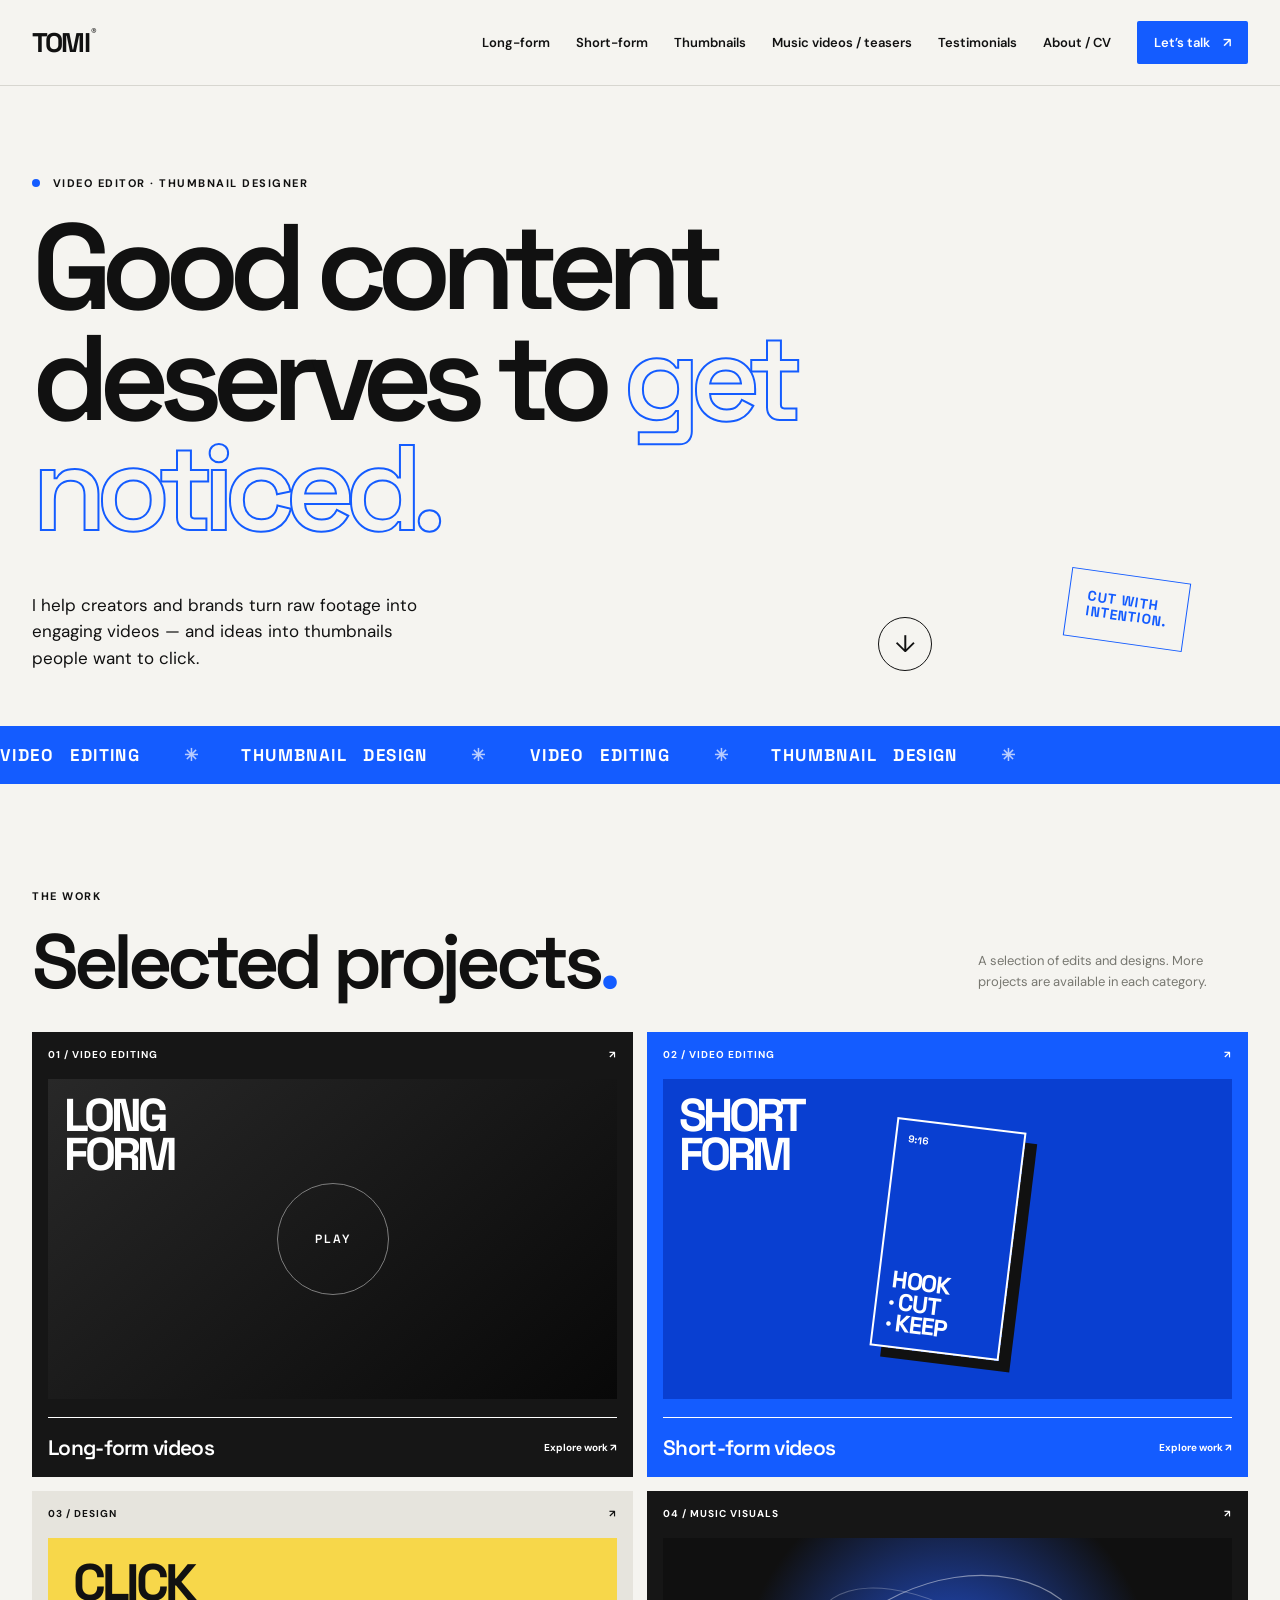
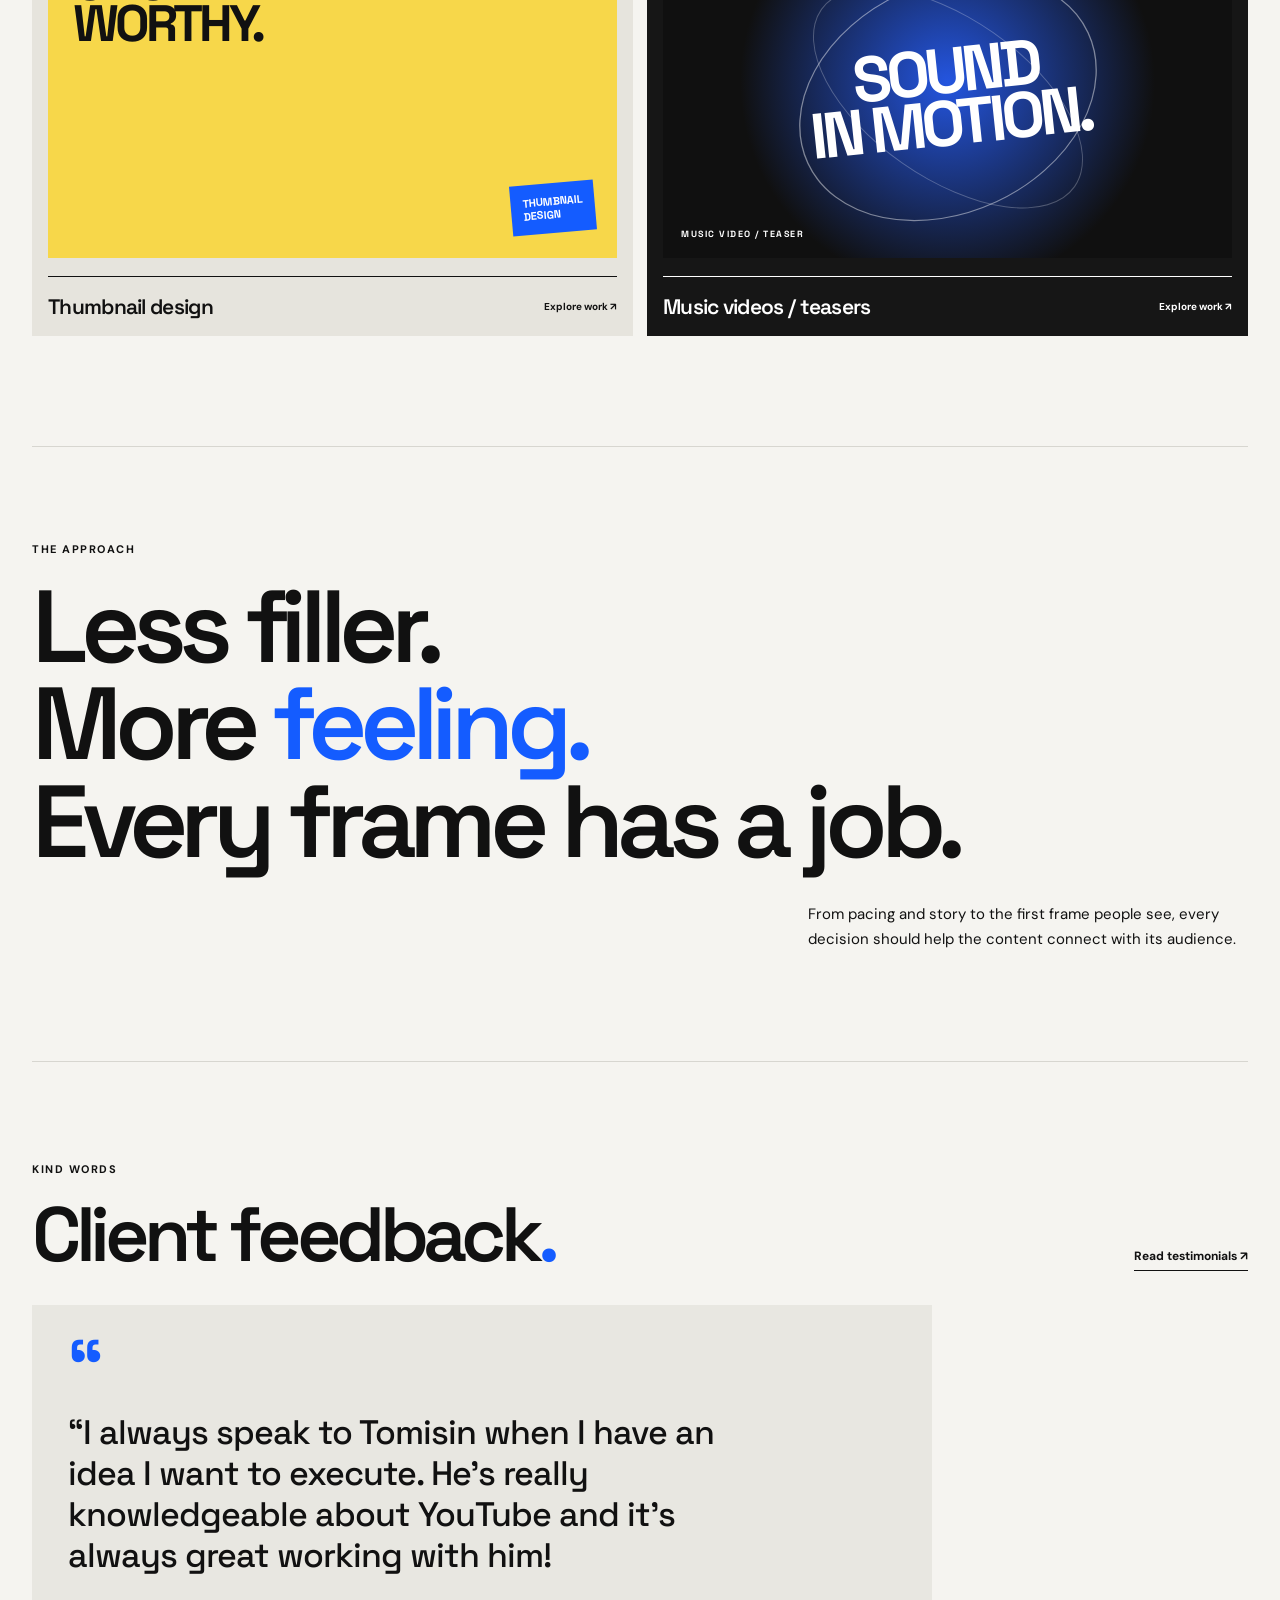
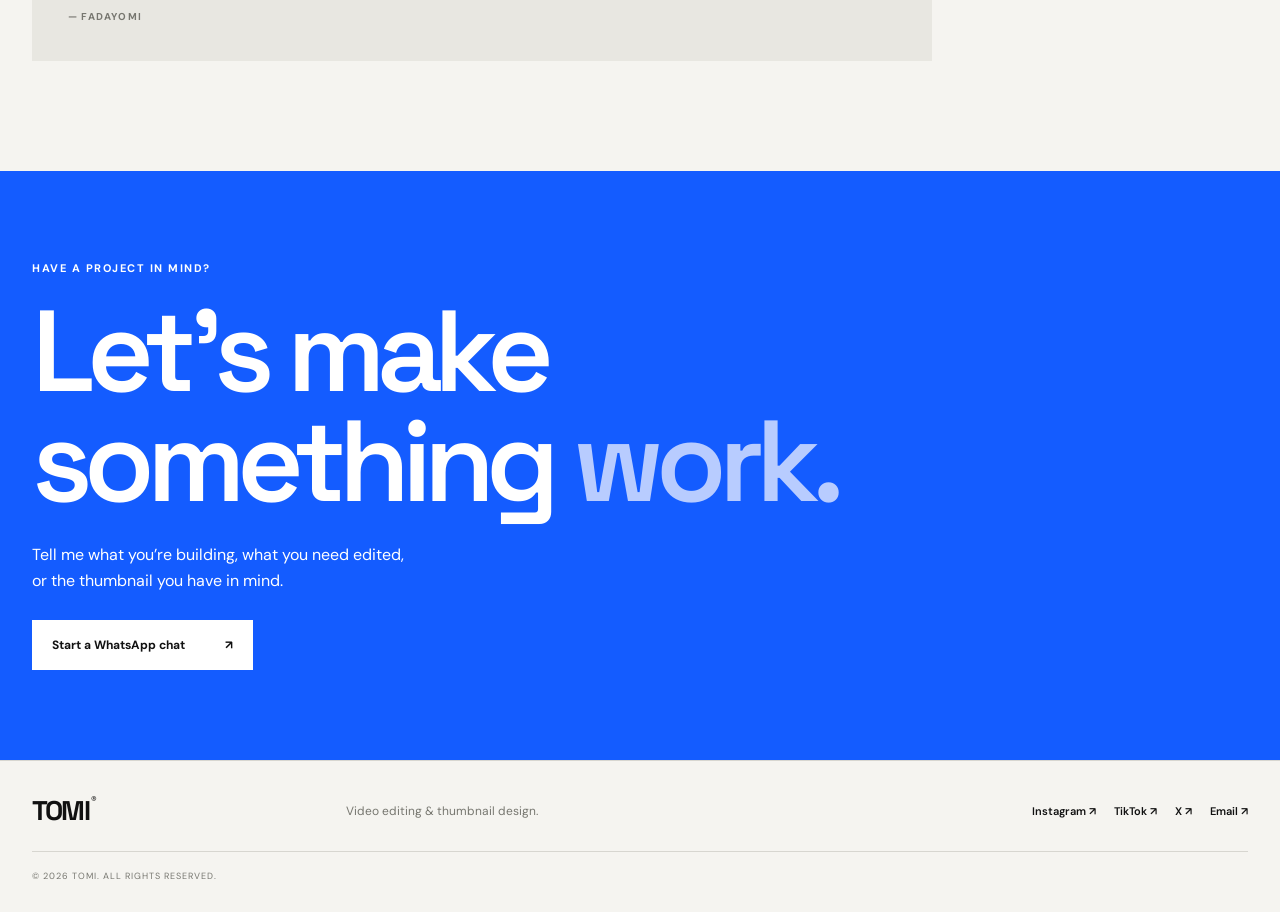
<file: index.html>
<!doctype html>
<html lang="en">
<head>
  <meta charset="utf-8">
  <meta name="viewport" content="width=device-width, initial-scale=1">
  <meta name="description" content="Video editing and thumbnail design portfolio by Tomi.">
  <title>Tomi — Video Editor & Thumbnail Designer</title>
  <link rel="preconnect" href="https://fonts.googleapis.com">
  <link rel="preconnect" href="https://fonts.gstatic.com" crossorigin>
  <link href="https://fonts.googleapis.com/css2?family=DM+Sans:wght@400;500;600;700&family=Space+Grotesk:wght@400;500;600;700&display=swap" rel="stylesheet">
  <link rel="stylesheet" href="style.css">
  <script src="script.js" defer></script>
  <link rel="icon" type="image/x-icon" href="assets/favicon.ico">
<link rel="icon" type="image/png" sizes="512x512" href="assets/favicon.png">
</head>
<body>
  <header class="site-header">
    <a class="wordmark" href="index.html">TOMI<span>®</span></a>
    <button class="menu-toggle" aria-expanded="false" aria-controls="site-nav" aria-label="Open navigation"><span></span><span></span></button>
    <nav class="site-nav" id="site-nav">
      <a href="work/long-forms.html">Long-form</a>
      <a href="work/short-forms.html">Short-form</a>
      <a href="work/thumbnails.html">Thumbnails</a>
      <a href="work/music-videos.html">Music videos / teasers</a>
      <a href="testimonials.html">Testimonials</a>
      <a href="about.html">About / CV</a>
      <a class="nav-cta" href="#contact">Let’s talk <span>↗</span></a>
    </nav>
  </header>

  <main>
    <section class="hero section-wrap">
      <p class="eyebrow"><span class="blue-dot"></span> VIDEO EDITOR · THUMBNAIL DESIGNER</p>
      <h1>Good content<br>deserves to <span class="outlined">get noticed.</span></h1>
      <div class="hero-bottom">
        <p class="hero-copy">I help creators and brands turn raw footage into engaging videos — and ideas into thumbnails people want to click.</p>
        <a class="round-link" href="#selected-work" aria-label="Explore selected work">↓</a>
      </div>
      <div class="hero-stamp">CUT WITH<br>INTENTION.</div>
    </section>

    <section class="marquee" aria-label="Services">
      <div>VIDEO EDITING <span>✳</span> THUMBNAIL DESIGN <span>✳</span> VIDEO EDITING <span>✳</span> THUMBNAIL DESIGN <span>✳</span></div>
    </section>

    <section class="section-wrap section-space" id="selected-work">
      <div class="section-heading">
        <div><p class="eyebrow">THE WORK</p><h2>Selected projects<span class="blue-period">.</span></h2></div>
        <p class="section-note">A selection of edits and designs. More projects are available in each category.</p>
      </div>
      <div class="service-grid">
        <a class="service-card service-card-dark" href="work/long-forms.html">
          <div class="card-topline"><span>01 / VIDEO EDITING</span><span>↗</span></div>
          <div class="card-art long-art"><span class="art-label">LONG<br>FORM</span><div class="art-circle">PLAY</div></div>
          <div class="card-footer"><h3>Long-form videos</h3><span>Explore work ↗</span></div>
        </a>
        <a class="service-card service-card-blue" href="work/short-forms.html">
          <div class="card-topline"><span>02 / VIDEO EDITING</span><span>↗</span></div>
          <div class="card-art short-art"><span class="art-label">SHORT<br>FORM</span><div class="vertical-frame">9:16<br><b>HOOK<br>· CUT<br>· KEEP</b></div></div>
          <div class="card-footer"><h3>Short-form videos</h3><span>Explore work ↗</span></div>
        </a>
        <a class="service-card service-card-paper" href="work/thumbnails.html">
          <div class="card-topline"><span>03 / DESIGN</span><span>↗</span></div>
          <div class="card-art thumb-art"><span class="thumb-big">CLICK<br>WORTHY.</span><span class="thumb-box">THUMBNAIL<br>DESIGN</span></div>
          <div class="card-footer"><h3>Thumbnail design</h3><span>Explore work ↗</span></div>
        </a>
        <a class="service-card service-card-dark music-card" href="work/music-videos.html">
          <div class="card-topline"><span>04 / MUSIC VISUALS</span><span>↗</span></div>
          <div class="card-art music-art"><span class="music-orbit orbit-one"></span><span class="music-orbit orbit-two"></span><span class="music-title">SOUND<br>IN MOTION.</span><span class="music-tag">MUSIC VIDEO / TEASER</span></div>
          <div class="card-footer"><h3>Music videos / teasers</h3><span>Explore work ↗</span></div>
        </a>
      </div>
    </section>

    <section class="statement section-wrap">
      <p class="eyebrow">THE APPROACH</p>
      <h2>Less filler.<br>More <span class="highlight">feeling.</span><br>Every frame has a job.</h2>
      <p class="statement-copy">From pacing and story to the first frame people see, every decision should help the content connect with its audience.</p>
    </section>

    <section class="testimonial-preview section-wrap">
      <div class="section-heading">
        <div><p class="eyebrow">KIND WORDS</p><h2>Client feedback<span class="blue-period">.</span></h2></div>
        <a class="text-link" href="testimonials.html">Read testimonials ↗</a>
      </div>
      <div class="quote-panel">
        <span class="quote-mark">“</span>
        <p>“I always speak to Tomisin when I have an idea I want to execute. He's really knowledgeable about YouTube and it's always great working with him!</p>
        <span class="quote-attribution">— FADAYOMI</span>
      </div>
    </section>

    <section class="contact-band" id="contact">
      <div class="section-wrap contact-inner">
        <p class="eyebrow">HAVE A PROJECT IN MIND?</p>
        <h2>Let’s make<br>something <span>work.</span></h2>
        <p>Tell me what you’re building, what you need edited, or the thumbnail you have in mind.</p>
        <a class="button button-light" data-whatsapp href="#">Start a WhatsApp chat <span>↗</span></a>
      </div>
    </section>
  </main>

  <footer class="site-footer">
    <a class="wordmark" href="index.html">TOMI<span>®</span></a>
    <p>Video editing & thumbnail design.</p>
    <div class="social-links">
      <a href="https://www.instagram.com/tomi_tha_creator/" target="_blank" rel="noreferrer">Instagram ↗</a>
      <a href="https://www.tiktok.com/@tomi_tha_creator" target="_blank" rel="noreferrer">TikTok ↗</a>
      <a href="#" data-social-x>X ↗</a>
      <a href="mailto:tomisinodebs@gmail.com">Email ↗</a>
    </div>
    <span class="copyright">© <span data-year></span> TOMI. ALL RIGHTS RESERVED.</span>
  </footer>
</body>
</html>
</file>
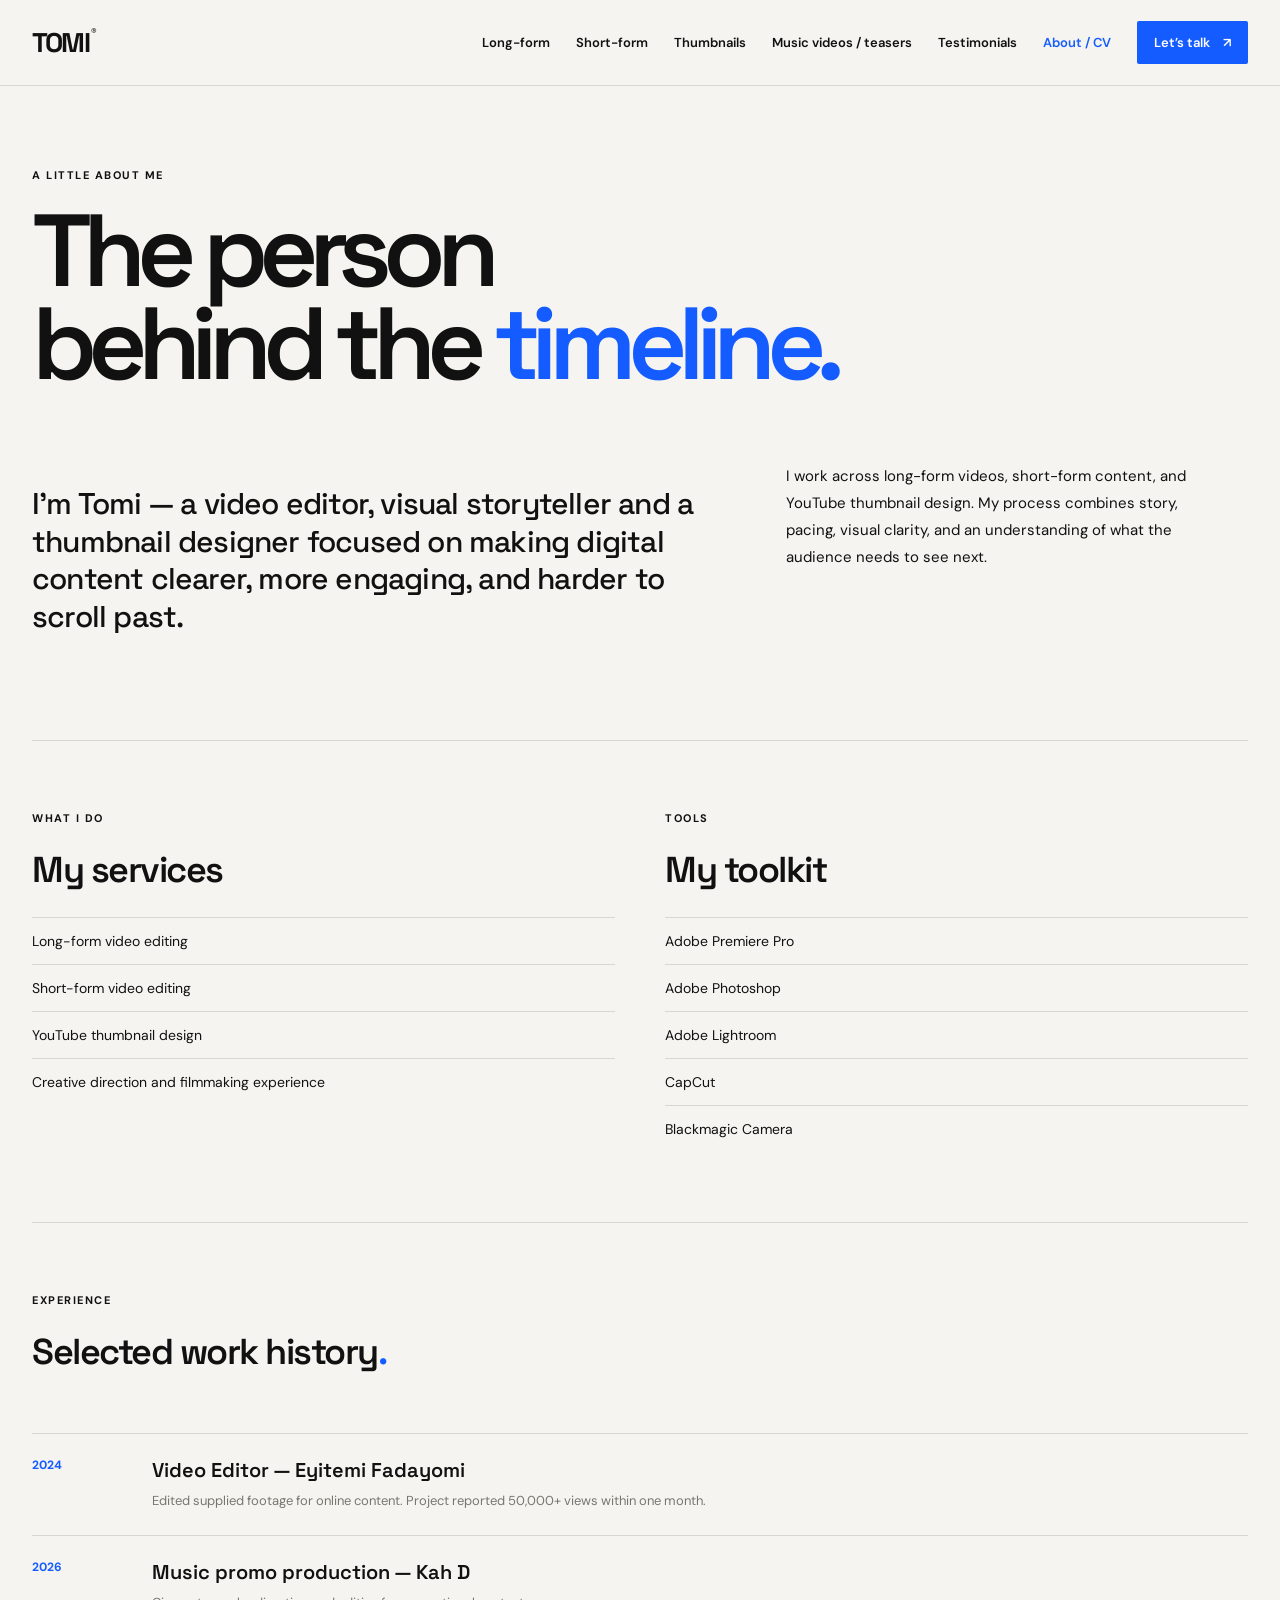
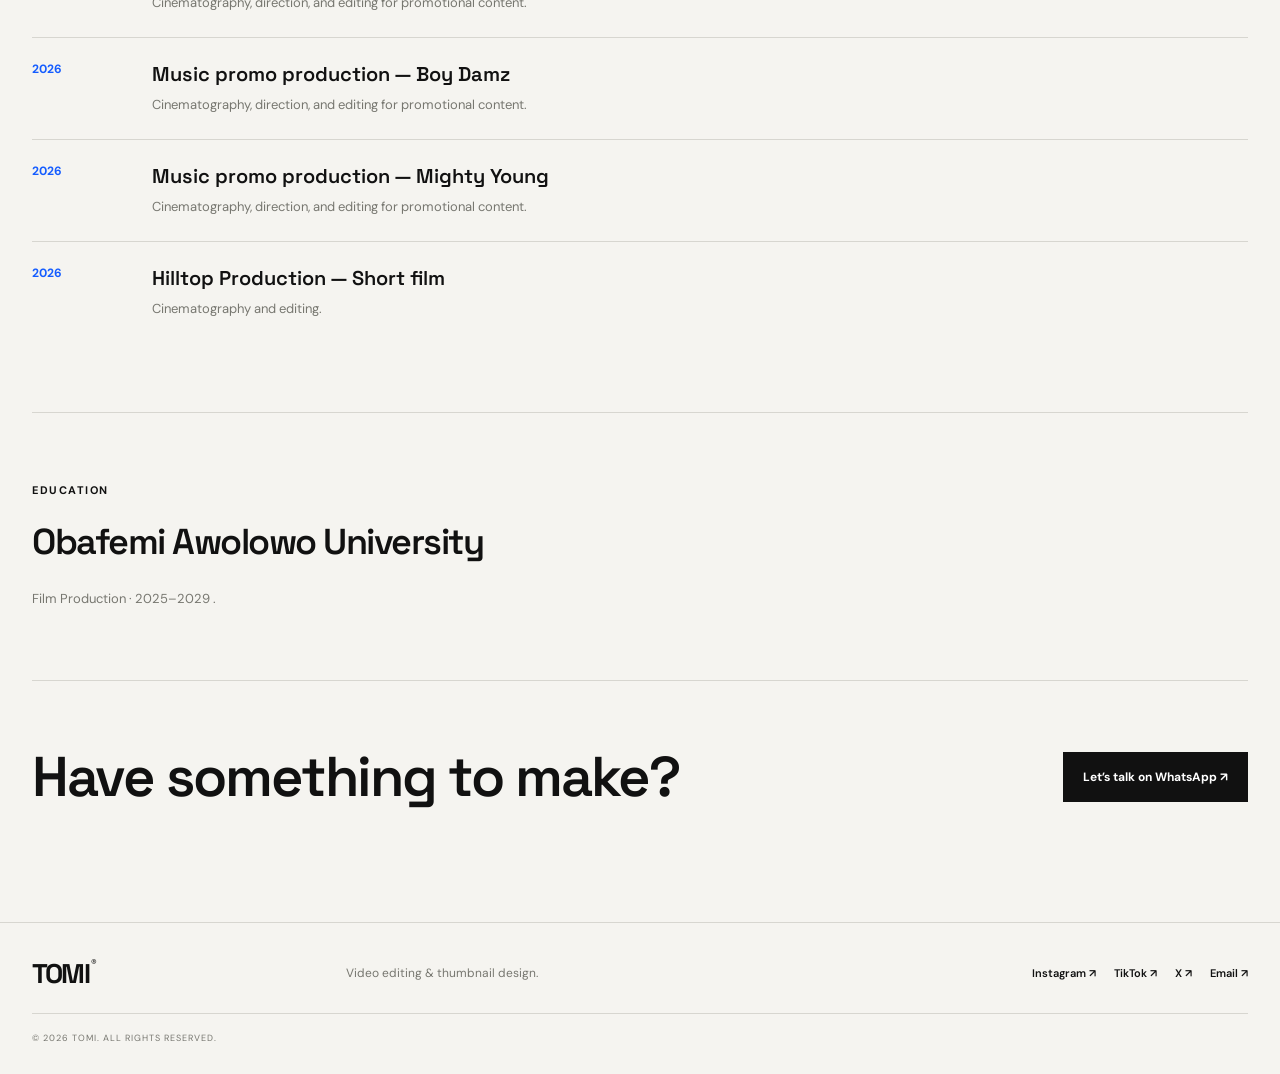
<file: about.html>
<!doctype html>
<html lang="en">
<head>
  <meta charset="utf-8"><meta name="viewport" content="width=device-width, initial-scale=1">
  <title>About & CV — Tomi</title>
  <link rel="preconnect" href="https://fonts.googleapis.com"><link rel="preconnect" href="https://fonts.gstatic.com" crossorigin>
  <link href="https://fonts.googleapis.com/css2?family=DM+Sans:wght@400;500;600;700&family=Space+Grotesk:wght@400;500;600;700&display=swap" rel="stylesheet">
  <link rel="stylesheet" href="style.css"><script src="script.js" defer></script>
  <link rel="icon" type="image/x-icon" href="assets/favicon.ico">
<link rel="icon" type="image/png" sizes="512x512" href="assets/favicon.png">
</head>
<body>
<header class="site-header"><a class="wordmark" href="index.html">TOMI<span>®</span></a><button class="menu-toggle" aria-expanded="false" aria-controls="site-nav" aria-label="Open navigation"><span></span><span></span></button><nav class="site-nav" id="site-nav"><a href="work/long-forms.html">Long-form</a><a href="work/short-forms.html">Short-form</a><a href="work/thumbnails.html">Thumbnails</a>
      <a href="work/music-videos.html">Music videos / teasers</a><a href="testimonials.html">Testimonials</a><a class="active" href="about.html">About / CV</a><a class="nav-cta" href="index.html#contact">Let’s talk <span>↗</span></a></nav></header>
<main class="page-main section-wrap">
  <p class="eyebrow">A LITTLE ABOUT ME</p>
  <h1 class="page-title">The person<br>behind the <span class="highlight">timeline.</span></h1>
  <div class="about-intro"><p class="lead">I’m Tomi — a video editor, visual storyteller and a thumbnail designer focused on making digital content clearer, more engaging, and harder to scroll past.</p><p>I work across long-form videos, short-form content, and YouTube thumbnail design. My process combines story, pacing, visual clarity, and an understanding of what the audience needs to see next.</p></div>
  <div class="about-columns">
    <section><p class="eyebrow">WHAT I DO</p><h2>My services</h2><ul class="plain-list"><li>Long-form video editing</li><li>Short-form video editing</li><li>YouTube thumbnail design</li><li>Creative direction and filmmaking experience</li></ul></section>
    <section><p class="eyebrow">TOOLS</p><h2>My toolkit</h2><ul class="plain-list"><li>Adobe Premiere Pro</li><li>Adobe Photoshop</li><li>Adobe Lightroom</li><li>CapCut</li><li>Blackmagic Camera</li></ul></section>
  </div>
  <section class="cv-section"><div class="section-heading"><div><p class="eyebrow">EXPERIENCE</p><h2>Selected work history<span class="blue-period">.</span></h2></div></div>
    <div class="cv-row"><span>2024</span><div><h3>Video Editor — Eyitemi Fadayomi</h3><p>Edited supplied footage for online content. Project reported 50,000+ views within one month.</p></div></div>
    <div class="cv-row"><span>2026</span><div><h3>Music promo production — Kah D</h3><p>Cinematography, direction, and editing for promotional content.</p></div></div>
    <div class="cv-row"><span>2026</span><div><h3>Music promo production — Boy Damz</h3><p>Cinematography, direction, and editing for promotional content.</p></div></div>
    <div class="cv-row"><span>2026</span><div><h3>Music promo production — Mighty Young</h3><p>Cinematography, direction, and editing for promotional content.</p></div></div>
    <div class="cv-row"><span>2026</span><div><h3>Hilltop Production — Short film</h3><p>Cinematography and editing.</p></div></div>
  </section>
  <section class="cv-section"><p class="eyebrow">EDUCATION</p><h2>Obafemi Awolowo University</h2><p>Film Production · 2025–2029 <span class="muted">.</span></p></section>
  <div class="about-cta"><h2>Have something to make?</h2><a class="button button-dark" href="index.html#contact">Let’s talk on WhatsApp ↗</a></div>
</main>
<footer class="site-footer"><a class="wordmark" href="index.html">TOMI<span>®</span></a><p>Video editing & thumbnail design.</p><div class="social-links"><a href="https://www.instagram.com/tomi_tha_creator/" target="_blank" rel="noreferrer">Instagram ↗</a><a href="https://www.tiktok.com/@tomi_tha_creator" target="_blank" rel="noreferrer">TikTok ↗</a><a href="#" data-social-x>X ↗</a><a href="mailto:tomisinodebs@gmail.com">Email ↗</a></div><span class="copyright">© <span data-year></span> TOMI. ALL RIGHTS RESERVED.</span></footer>
</body></html>
</file>
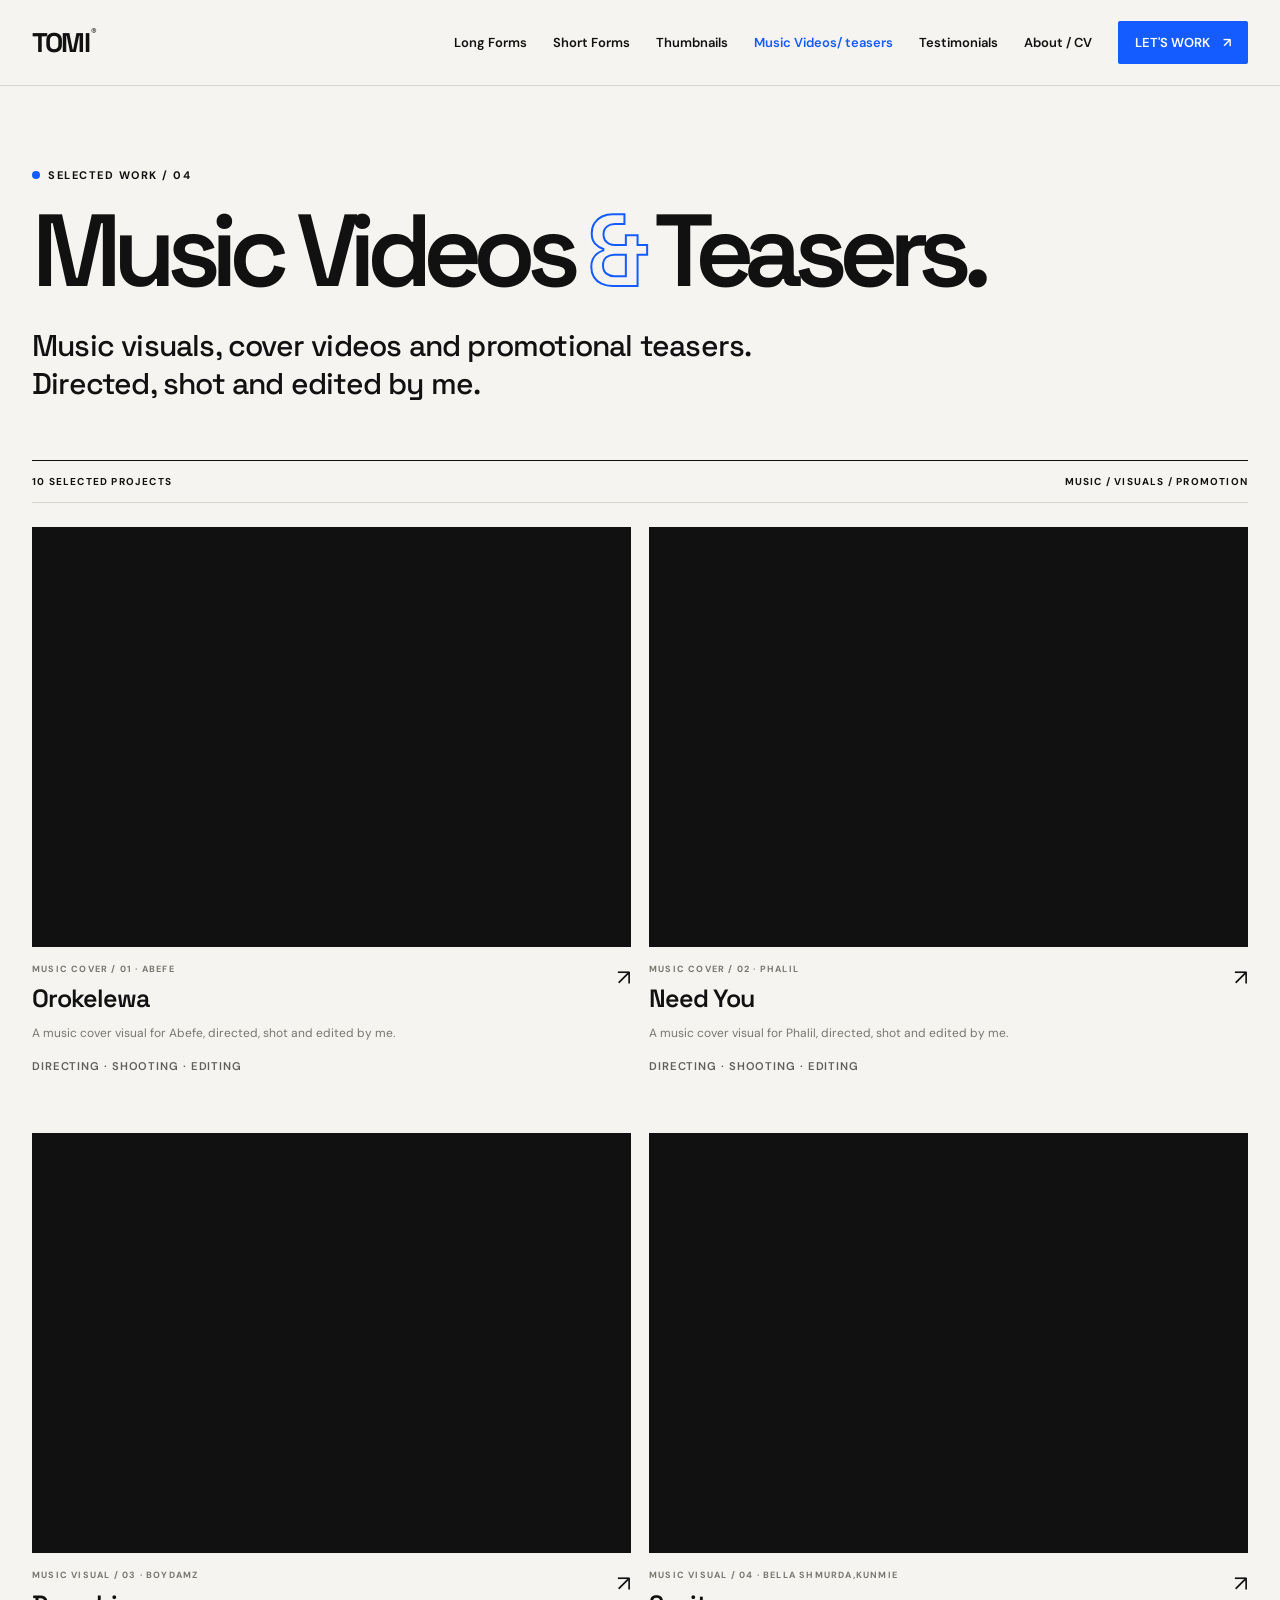
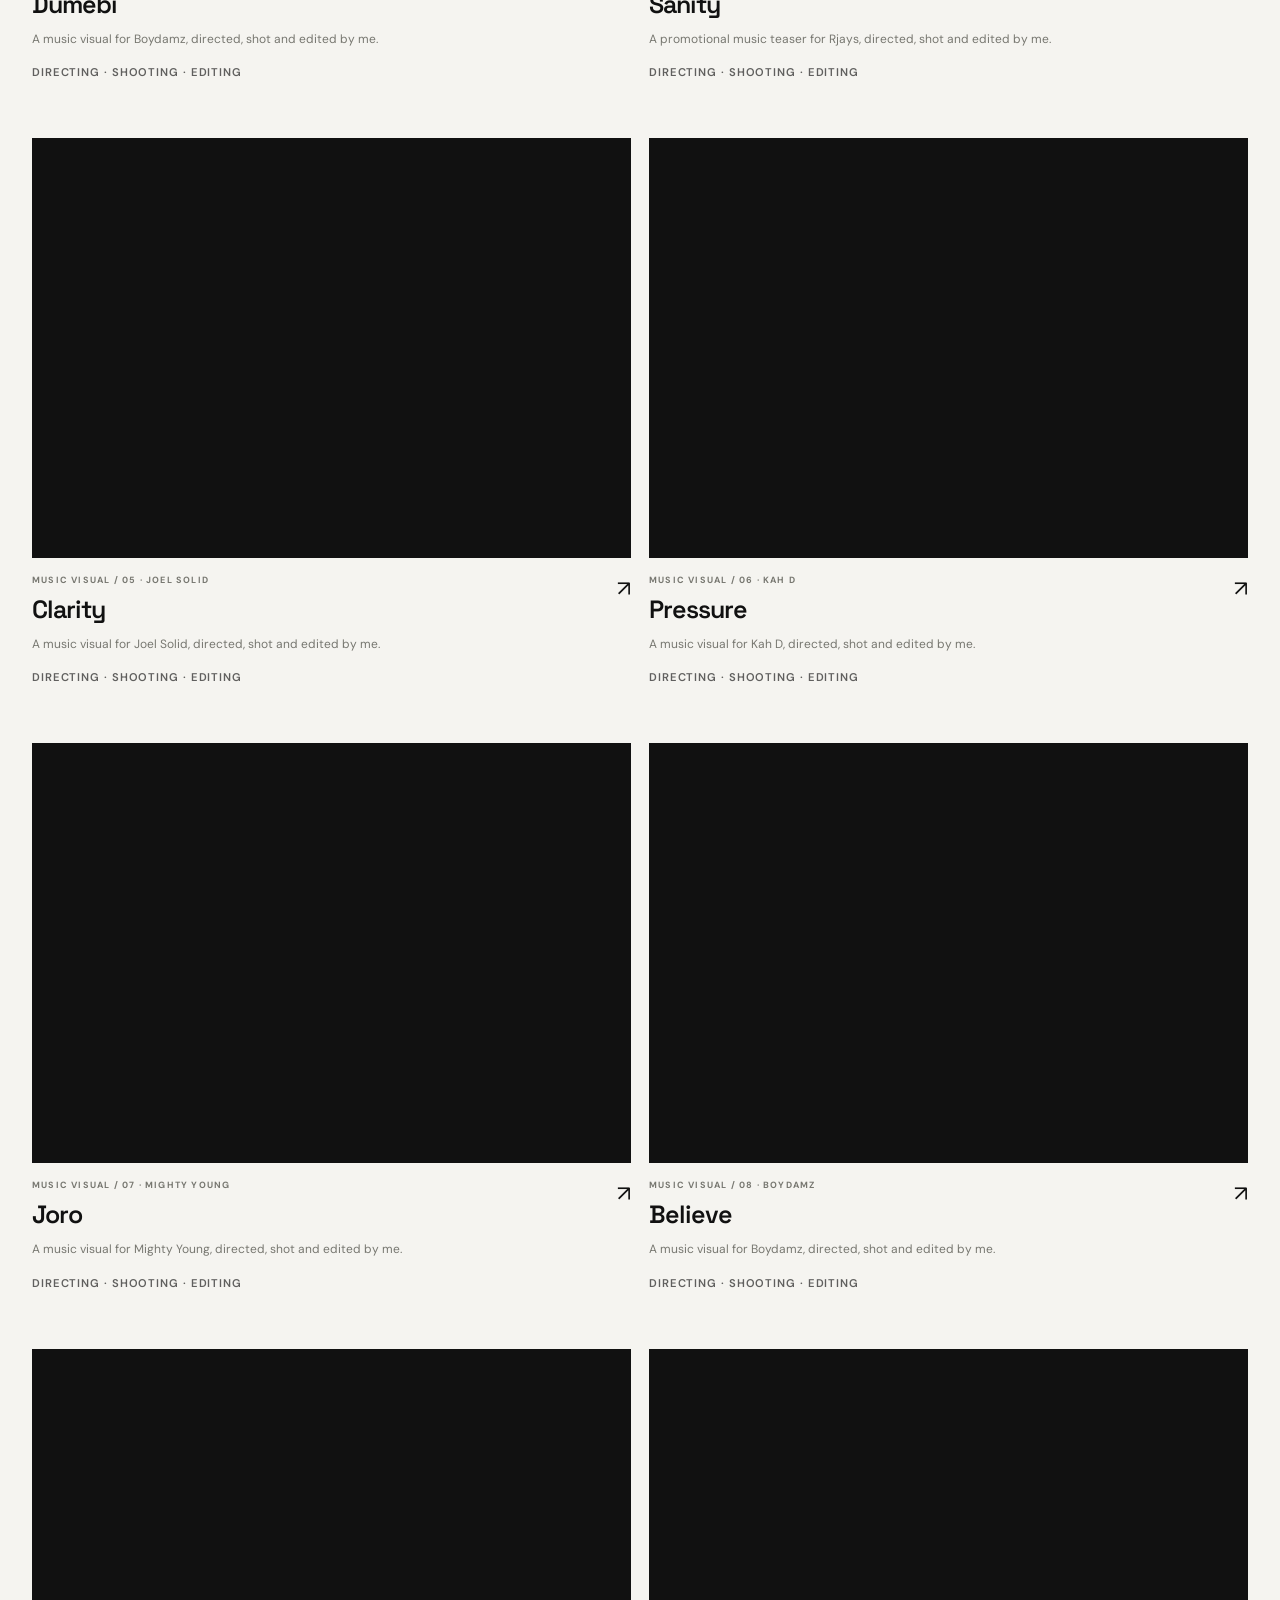
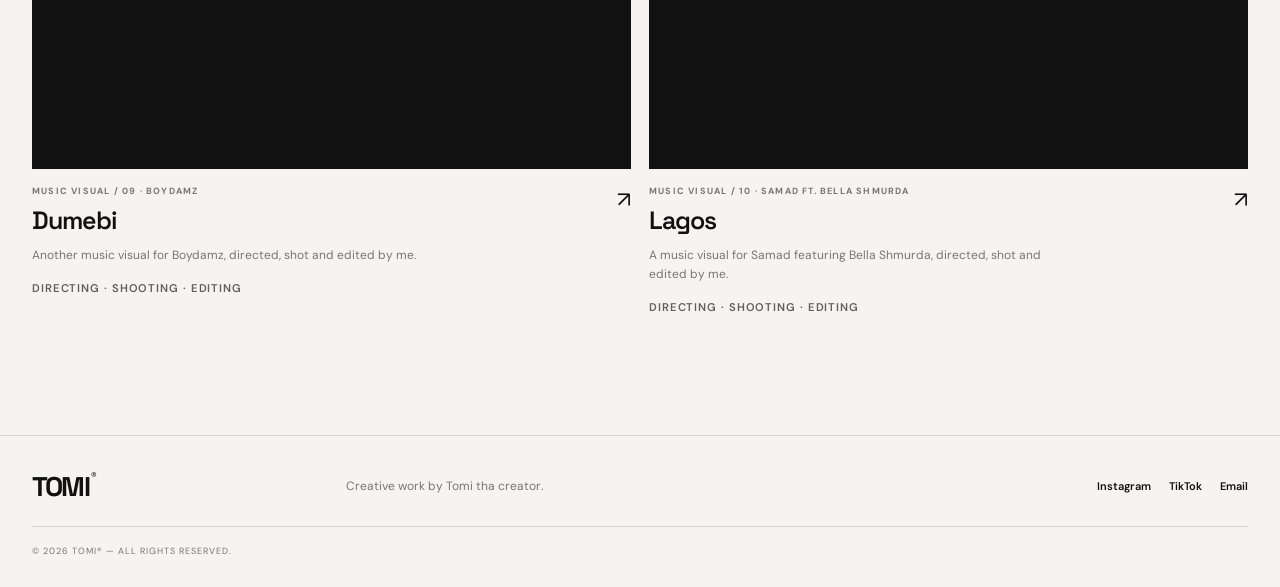
<file: work/music-videos.html>
<!DOCTYPE html>
<html lang="en">
<head>
  <meta charset="UTF-8">
  <meta name="viewport" content="width=device-width, initial-scale=1.0">
  <meta name="description" content="Music videos, cover visuals and teasers directed, shot and edited by Tomi tha creator.">
  <title>Music Videos &amp; Teasers | Tomi tha creator</title>
  <link rel="preconnect" href="https://fonts.googleapis.com">
  <link rel="preconnect" href="https://fonts.gstatic.com" crossorigin>
  <link href="https://fonts.googleapis.com/css2?family=DM+Sans:wght@400;500;600;700&family=Space+Grotesk:wght@400;500;600;700&display=swap" rel="stylesheet">
  <link rel="stylesheet" href="../style.css">
<link rel="icon" type="image/x-icon" href="../assets/favicon.ico">
<link rel="icon" type="image/png" sizes="512x512" href="../assets/favicon.png">
</head>
<body>
  <header class="site-header">
    <a href="../index.html" class="wordmark">TOMI<span>®</span></a>
    <button class="menu-toggle" type="button" aria-label="Open navigation" aria-expanded="false"><span></span><span></span></button>
    <nav class="site-nav">
      <a href="long-forms.html">Long Forms</a>
      <a href="short-forms.html">Short Forms</a>
      <a href="thumbnails.html">Thumbnails</a>
      <a href="music-videos.html" class="active">Music Videos/ teasers</a>
      <a href="../testimonials.html">Testimonials</a>
      <a href="../about.html">About / CV</a>
      <a href="../about.html#contact" class="nav-cta">LET'S WORK <span>↗</span></a>
    </nav>
  </header>

  <main class="page-main">
    <p class="eyebrow"><span class="blue-dot"></span>SELECTED WORK / 04</p>
    <h1 class="page-title">Music Videos <span class="outlined">&amp;</span> Teasers.</h1>
    <p class="lead page-lead">Music visuals, cover videos and promotional teasers. Directed, shot and edited by me.</p>
    <div class="portfolio-toolbar">
      <span>10 SELECTED PROJECTS</span>
      <span>MUSIC / VISUALS / PROMOTION</span>
    </div>

    <section class="project-grid" aria-label="Music videos and teasers">

      <article class="project-card">
        <div class="instagram-project">
          <blockquote class="instagram-media" data-instgrm-permalink="https://www.instagram.com/reel/DdzJ6ruIfHG/" data-instgrm-version="14"></blockquote>
        </div>
        <div class="project-meta">
          <div><p class="project-type">MUSIC COVER / 01 · ABEFE</p><h2>Orokelewa</h2></div>
          <span class="project-arrow">↗</span>
        </div>
        <p class="project-description">A music cover visual for Abefe, directed, shot and edited by me.</p>
        <p class="project-role">DIRECTING · SHOOTING · EDITING</p>
      </article>

      <article class="project-card">
        <div class="instagram-project">
          <blockquote class="instagram-media" data-instgrm-permalink="https://www.instagram.com/reel/DdO2bW5INNJ/" data-instgrm-version="14"></blockquote>
        </div>
        <div class="project-meta">
          <div><p class="project-type">MUSIC COVER / 02 · PHALIL</p><h2>Need You</h2></div>
          <span class="project-arrow">↗</span>
        </div>
        <p class="project-description">A music cover visual for Phalil, directed, shot and edited by me.</p>
        <p class="project-role">DIRECTING · SHOOTING · EDITING</p>
      </article>

      <article class="project-card">
        <div class="instagram-project">
          <blockquote class="instagram-media" data-instgrm-permalink="https://www.instagram.com/reel/Da4vISvIMBZ/" data-instgrm-version="14"></blockquote>
        </div>
        <div class="project-meta">
          <div><p class="project-type">MUSIC VISUAL / 03 · BOYDAMZ</p><h2>Dumebi</h2></div>
          <span class="project-arrow">↗</span>
        </div>
        <p class="project-description">A music visual for Boydamz, directed, shot and edited by me.</p>
        <p class="project-role">DIRECTING · SHOOTING · EDITING</p>
      </article>

      <article class="project-card">
        <div class="instagram-project">
          <blockquote class="instagram-media" data-instgrm-permalink="https://www.instagram.com/reel/DPcfC7DCA1q/?cplk=MXhqMGFlbXp2MXVkYQ==" data-instgrm-version="14"></blockquote>
        </div>
        <div class="project-meta">
          <div><p class="project-type">MUSIC VISUAL / 04 · BELLA SHMURDA,KUNMIE</p><h2>Sanity</h2></div>
          <span class="project-arrow">↗</span>
        </div>
        <p class="project-description">A promotional music teaser for Rjays, directed, shot and edited by me.</p>
        <p class="project-role">DIRECTING · SHOOTING · EDITING</p>
      </article>

      <article class="project-card">
        <div class="instagram-project">
          <blockquote class="instagram-media" data-instgrm-permalink="https://www.instagram.com/reel/DViFyfbiHmb/" data-instgrm-version="14"></blockquote>
        </div>
        <div class="project-meta">
          <div><p class="project-type">MUSIC VISUAL / 05 · JOEL SOLID</p><h2>Clarity</h2></div>
          <span class="project-arrow">↗</span>
        </div>
        <p class="project-description">A music visual for Joel Solid, directed, shot and edited by me.</p>
        <p class="project-role">DIRECTING · SHOOTING · EDITING</p>
      </article>

      <article class="project-card">
        <div class="instagram-project">
          <blockquote class="instagram-media" data-instgrm-permalink="https://www.instagram.com/reel/DeQEtlUoaGW/" data-instgrm-version="14"></blockquote>
        </div>
        <div class="project-meta">
          <div><p class="project-type">MUSIC VISUAL / 06 · KAH D</p><h2>Pressure</h2></div>
          <span class="project-arrow">↗</span>
        </div>
        <p class="project-description">A music visual for Kah D, directed, shot and edited by me.</p>
        <p class="project-role">DIRECTING · SHOOTING · EDITING</p>
      </article>

      <article class="project-card">
        <div class="instagram-project">
          <blockquote class="instagram-media" data-instgrm-permalink="https://www.instagram.com/reel/Dd4u-4oI9Yl/" data-instgrm-version="14"></blockquote>
        </div>
        <div class="project-meta">
          <div><p class="project-type">MUSIC VISUAL / 07 · MIGHTY YOUNG</p><h2>Joro</h2></div>
          <span class="project-arrow">↗</span>
        </div>
        <p class="project-description">A music visual for Mighty Young, directed, shot and edited by me.</p>
        <p class="project-role">DIRECTING · SHOOTING · EDITING</p>
      </article>

      <article class="project-card">
        <div class="instagram-project">
          <blockquote class="instagram-media" data-instgrm-permalink="https://www.instagram.com/reel/DaCkp0QsR5b/" data-instgrm-version="14"></blockquote>
        </div>
        <div class="project-meta">
          <div><p class="project-type">MUSIC VISUAL / 08 · BOYDAMZ</p><h2>Believe</h2></div>
          <span class="project-arrow">↗</span>
        </div>
        <p class="project-description">A music visual for Boydamz, directed, shot and edited by me.</p>
        <p class="project-role">DIRECTING · SHOOTING · EDITING</p>
      </article>

      <article class="project-card">
        <div class="instagram-project">
          <blockquote class="instagram-media" data-instgrm-permalink="https://www.instagram.com/reel/DccYJeyoXNm/" data-instgrm-version="14"></blockquote>
        </div>
        <div class="project-meta">
          <div><p class="project-type">MUSIC VISUAL / 09 · BOYDAMZ</p><h2>Dumebi</h2></div>
          <span class="project-arrow">↗</span>
        </div>
        <p class="project-description">Another music visual for Boydamz, directed, shot and edited by me.</p>
        <p class="project-role">DIRECTING · SHOOTING · EDITING</p>
      </article>

      <article class="project-card">
        <div class="instagram-project">
          <blockquote class="instagram-media" data-instgrm-permalink="https://www.instagram.com/reel/Dc3aWyiIaS7/" data-instgrm-version="14"></blockquote>
        </div>
        <div class="project-meta">
          <div><p class="project-type">MUSIC VISUAL / 10 · SAMAD FT. BELLA SHMURDA</p><h2>Lagos</h2></div>
          <span class="project-arrow">↗</span>
        </div>
        <p class="project-description">A music visual for Samad featuring Bella Shmurda, directed, shot and edited by me.</p>
        <p class="project-role">DIRECTING · SHOOTING · EDITING</p>
      </article>

    </section>
  </main>

  <footer class="site-footer">
    <div class="wordmark">TOMI<span>®</span></div>
    <p>Creative work by Tomi tha creator.</p>
    <div class="social-links">
      <a href="https://www.instagram.com/tomi_tha_creator/" target="_blank" rel="noopener">Instagram</a>
      <a href="https://www.tiktok.com/@tomi_tha_creator" target="_blank" rel="noopener">TikTok</a>
      <a href="mailto:tomisinodebs@gmail.com">Email</a>
    </div>
    <div class="copyright">© 2026 TOMI® — ALL RIGHTS RESERVED.</div>
  </footer>

  <script async src="https://www.instagram.com/embed.js"></script>
  <script src="../script.js"></script>
</body>
</html>
</file>
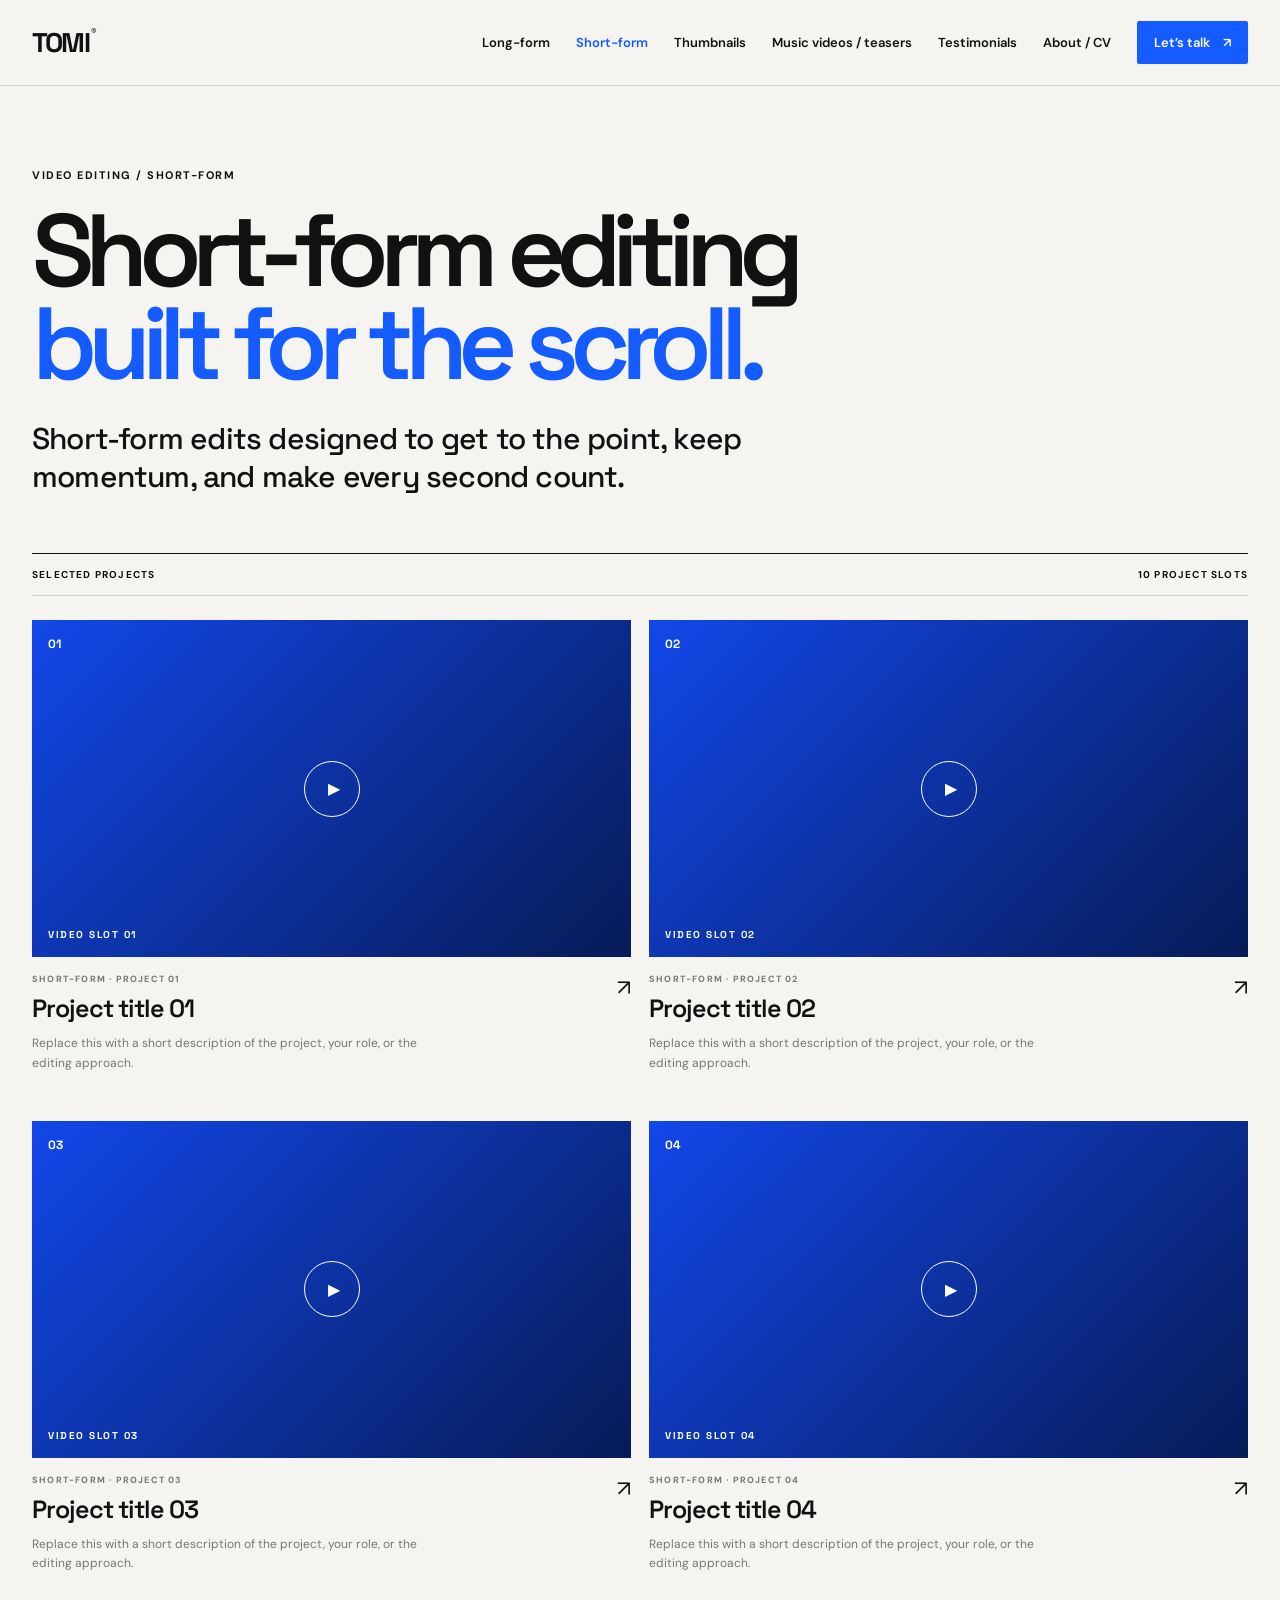
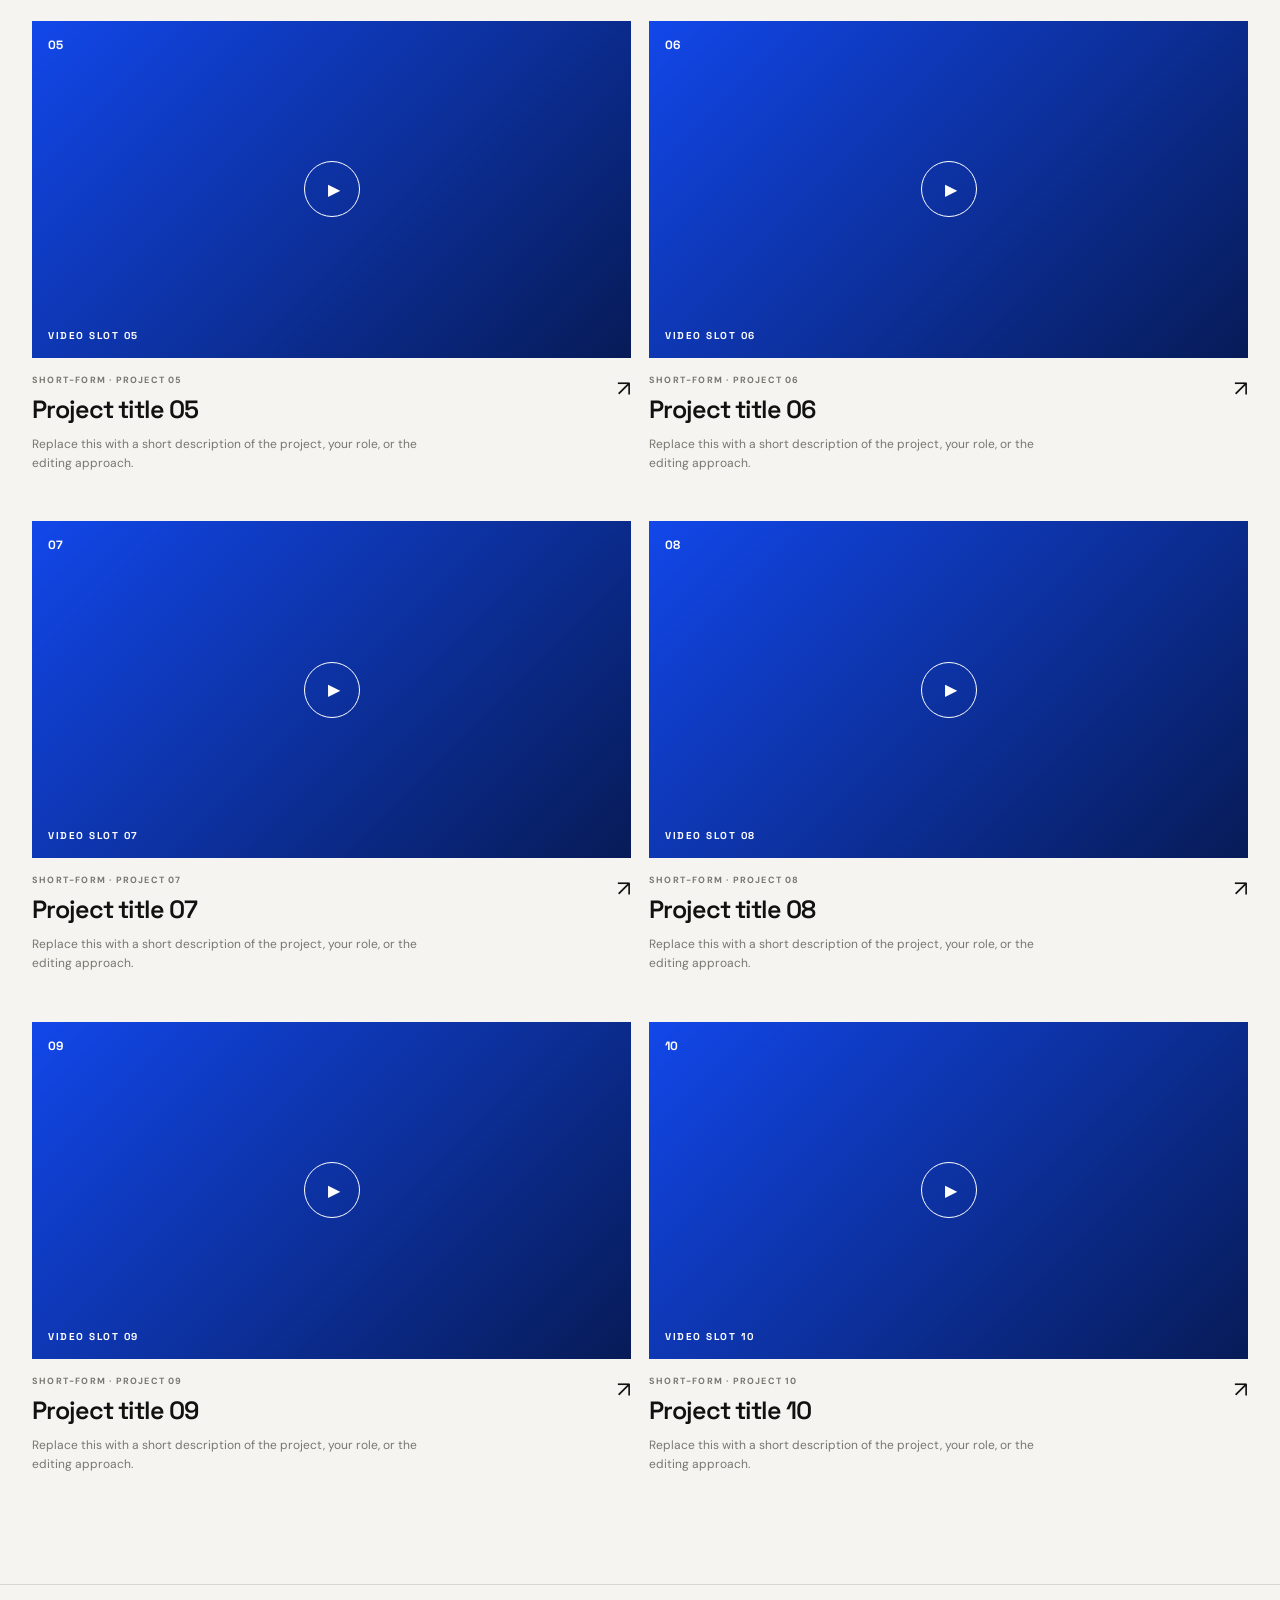
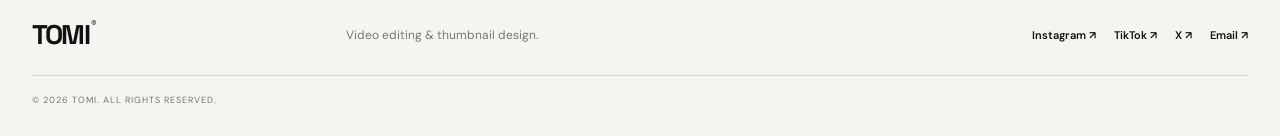
<file: work/short-forms.html>
<!doctype html>
<html lang="en"><head><meta charset="utf-8"><meta name="viewport" content="width=device-width, initial-scale=1"><title>Short-form editing — Tomi — Tomi</title>
<link rel="preconnect" href="https://fonts.googleapis.com"><link rel="preconnect" href="https://fonts.gstatic.com" crossorigin><link href="https://fonts.googleapis.com/css2?family=DM+Sans:wght@400;500;600;700&family=Space+Grotesk:wght@400;500;600;700&display=swap" rel="stylesheet"><link rel="stylesheet" href="../style.css"><script src="../script.js" defer></script><link rel="icon" type="image/x-icon" href="../assets/favicon.ico">
<link rel="icon" type="image/png" sizes="512x512" href="../assets/favicon.png"></head>
<body><header class="site-header"><a class="wordmark" href="../index.html">TOMI<span>®</span></a><button class="menu-toggle" aria-expanded="false" aria-controls="site-nav" aria-label="Open navigation"><span></span><span></span></button><nav class="site-nav" id="site-nav"><a href="long-forms.html">Long-form</a><a class="active" href="short-forms.html">Short-form</a><a href="thumbnails.html">Thumbnails</a><a href="music-videos.html">Music videos / teasers</a><a href="../testimonials.html">Testimonials</a><a href="../about.html">About / CV</a><a class="nav-cta" href="../index.html#contact">Let’s talk <span>↗</span></a></nav></header>
<main class="page-main section-wrap"><p class="eyebrow">VIDEO EDITING / SHORT-FORM</p><h1 class="page-title">Short-form editing<br><span class="highlight">built for the scroll.</span></h1><p class="lead page-lead">Short-form edits designed to get to the point, keep momentum, and make every second count.</p>
<div class="portfolio-toolbar"><span>SELECTED PROJECTS</span><span>10 PROJECT SLOTS</span></div>
<div class="project-grid">
      <article class="project-card">
        <button class="project-media video-placeholder" type="button" data-video="" aria-label="Add video ID for project 1">
          <span class="slot-number">01</span><span class="slot-play">▶</span><span class="slot-label">VIDEO SLOT 01</span>
        </button>
        <div class="project-meta"><div><p class="project-type">SHORT-FORM · PROJECT 01</p><h2>Project title 01</h2></div><span class="project-arrow">↗</span></div>
        <p class="project-description">Replace this with a short description of the project, your role, or the editing approach.</p>
      </article>
      <article class="project-card">
        <button class="project-media video-placeholder" type="button" data-video="" aria-label="Add video ID for project 2">
          <span class="slot-number">02</span><span class="slot-play">▶</span><span class="slot-label">VIDEO SLOT 02</span>
        </button>
        <div class="project-meta"><div><p class="project-type">SHORT-FORM · PROJECT 02</p><h2>Project title 02</h2></div><span class="project-arrow">↗</span></div>
        <p class="project-description">Replace this with a short description of the project, your role, or the editing approach.</p>
      </article>
      <article class="project-card">
        <button class="project-media video-placeholder" type="button" data-video="" aria-label="Add video ID for project 3">
          <span class="slot-number">03</span><span class="slot-play">▶</span><span class="slot-label">VIDEO SLOT 03</span>
        </button>
        <div class="project-meta"><div><p class="project-type">SHORT-FORM · PROJECT 03</p><h2>Project title 03</h2></div><span class="project-arrow">↗</span></div>
        <p class="project-description">Replace this with a short description of the project, your role, or the editing approach.</p>
      </article>
      <article class="project-card">
        <button class="project-media video-placeholder" type="button" data-video="" aria-label="Add video ID for project 4">
          <span class="slot-number">04</span><span class="slot-play">▶</span><span class="slot-label">VIDEO SLOT 04</span>
        </button>
        <div class="project-meta"><div><p class="project-type">SHORT-FORM · PROJECT 04</p><h2>Project title 04</h2></div><span class="project-arrow">↗</span></div>
        <p class="project-description">Replace this with a short description of the project, your role, or the editing approach.</p>
      </article>
      <article class="project-card">
        <button class="project-media video-placeholder" type="button" data-video="" aria-label="Add video ID for project 5">
          <span class="slot-number">05</span><span class="slot-play">▶</span><span class="slot-label">VIDEO SLOT 05</span>
        </button>
        <div class="project-meta"><div><p class="project-type">SHORT-FORM · PROJECT 05</p><h2>Project title 05</h2></div><span class="project-arrow">↗</span></div>
        <p class="project-description">Replace this with a short description of the project, your role, or the editing approach.</p>
      </article>
      <article class="project-card">
        <button class="project-media video-placeholder" type="button" data-video="" aria-label="Add video ID for project 6">
          <span class="slot-number">06</span><span class="slot-play">▶</span><span class="slot-label">VIDEO SLOT 06</span>
        </button>
        <div class="project-meta"><div><p class="project-type">SHORT-FORM · PROJECT 06</p><h2>Project title 06</h2></div><span class="project-arrow">↗</span></div>
        <p class="project-description">Replace this with a short description of the project, your role, or the editing approach.</p>
      </article>
      <article class="project-card">
        <button class="project-media video-placeholder" type="button" data-video="" aria-label="Add video ID for project 7">
          <span class="slot-number">07</span><span class="slot-play">▶</span><span class="slot-label">VIDEO SLOT 07</span>
        </button>
        <div class="project-meta"><div><p class="project-type">SHORT-FORM · PROJECT 07</p><h2>Project title 07</h2></div><span class="project-arrow">↗</span></div>
        <p class="project-description">Replace this with a short description of the project, your role, or the editing approach.</p>
      </article>
      <article class="project-card">
        <button class="project-media video-placeholder" type="button" data-video="" aria-label="Add video ID for project 8">
          <span class="slot-number">08</span><span class="slot-play">▶</span><span class="slot-label">VIDEO SLOT 08</span>
        </button>
        <div class="project-meta"><div><p class="project-type">SHORT-FORM · PROJECT 08</p><h2>Project title 08</h2></div><span class="project-arrow">↗</span></div>
        <p class="project-description">Replace this with a short description of the project, your role, or the editing approach.</p>
      </article>
      <article class="project-card">
        <button class="project-media video-placeholder" type="button" data-video="" aria-label="Add video ID for project 9">
          <span class="slot-number">09</span><span class="slot-play">▶</span><span class="slot-label">VIDEO SLOT 09</span>
        </button>
        <div class="project-meta"><div><p class="project-type">SHORT-FORM · PROJECT 09</p><h2>Project title 09</h2></div><span class="project-arrow">↗</span></div>
        <p class="project-description">Replace this with a short description of the project, your role, or the editing approach.</p>
      </article>
      <article class="project-card">
        <button class="project-media video-placeholder" type="button" data-video="" aria-label="Add video ID for project 10">
          <span class="slot-number">10</span><span class="slot-play">▶</span><span class="slot-label">VIDEO SLOT 10</span>
        </button>
        <div class="project-meta"><div><p class="project-type">SHORT-FORM · PROJECT 10</p><h2>Project title 10</h2></div><span class="project-arrow">↗</span></div>
        <p class="project-description">Replace this with a short description of the project, your role, or the editing approach.</p>
      </article>
</div></main>
<div class="video-lightbox" id="video-lightbox" aria-hidden="true"><button class="lightbox-close" type="button" aria-label="Close video">×</button><div class="lightbox-content"></div></div>
<footer class="site-footer"><a class="wordmark" href="../index.html">TOMI<span>®</span></a><p>Video editing & thumbnail design.</p><div class="social-links"><a href="https://www.instagram.com/tomi_tha_creator/" target="_blank" rel="noreferrer">Instagram ↗</a><a href="https://www.tiktok.com/@tomi_tha_creator" target="_blank" rel="noreferrer">TikTok ↗</a><a href="#" data-social-x>X ↗</a><a href="mailto:flamezvisual@gmail.com">Email ↗</a></div><span class="copyright">© <span data-year></span> TOMI. ALL RIGHTS RESERVED.</span></footer></body></html>
</file>
<file: style.css>
/* TOMI PORTFOLIO — bold editorial system */
:root{--ink:#111111;--paper:#f5f4f0;--white:#fff;--blue:#145cff;--line:#d7d6d0;--muted:#777770;--display:"Space Grotesk",sans-serif;--body:"DM Sans",sans-serif;--max:1320px}
*{box-sizing:border-box}html{scroll-behavior:smooth}body{margin:0;background:var(--paper);color:var(--ink);font-family:var(--body);-webkit-font-smoothing:antialiased}body.no-scroll{overflow:hidden}a{color:inherit;text-decoration:none}button{font:inherit}img{max-width:100%;display:block}.section-wrap,.page-main{width:min(calc(100% - 64px),var(--max));margin-inline:auto}.site-header{height:86px;display:flex;align-items:center;justify-content:space-between;padding:0 32px;border-bottom:1px solid var(--line);position:relative;z-index:30;background:var(--paper)}.wordmark{font:700 27px var(--display);letter-spacing:-1.8px}.wordmark span{font-size:11px;vertical-align:top;letter-spacing:0;margin-left:2px}.site-nav{display:flex;align-items:center;gap:26px;font-size:13px;font-weight:600}.site-nav>a:not(.nav-cta){transition:color .2s}.site-nav>a:hover,.site-nav>a.active{color:var(--blue)}.nav-cta{background:var(--blue);color:#fff;padding:13px 17px;border-radius:2px}.nav-cta span{margin-left:10px}.menu-toggle{display:none}.hero{min-height:640px;padding-top:90px;padding-bottom:55px;position:relative}.eyebrow{font-size:11px;letter-spacing:1.5px;font-weight:700;margin:0 0 22px}.blue-dot{display:inline-block;width:8px;height:8px;background:var(--blue);border-radius:50%;margin-right:8px}.hero h1,.page-title{font:600 clamp(64px,9.5vw,142px)/.91 var(--display);letter-spacing:-.09em;margin:0;max-width:1100px}.outlined{-webkit-text-stroke:2px var(--blue);color:transparent}.hero-bottom{display:flex;align-items:flex-end;justify-content:space-between;margin-top:48px;max-width:900px}.hero-copy{font-size:17px;line-height:1.55;max-width:410px;margin:0}.round-link{width:54px;height:54px;border:1px solid var(--ink);border-radius:50%;display:grid;place-items:center;font-size:24px;transition:background .2s,color .2s}.round-link:hover{background:var(--ink);color:#fff}.hero-stamp{position:absolute;right:5%;bottom:82px;border:1px solid var(--blue);color:var(--blue);font:700 14px/1.1 var(--display);letter-spacing:1px;padding:18px;transform:rotate(8deg)}.marquee{overflow:hidden;background:var(--blue);color:#fff;padding:18px 0;white-space:nowrap;font:700 17px var(--display);letter-spacing:1.4px}.marquee div{min-width:max-content;word-spacing:12px}.marquee span{padding:0 26px;color:#b8ccff}.section-space{padding-top:105px;padding-bottom:110px}.section-heading{display:flex;justify-content:space-between;align-items:flex-end;gap:28px;margin-bottom:34px}.section-heading h2,.statement h2,.contact-inner h2{font:600 clamp(42px,6vw,78px)/.95 var(--display);letter-spacing:-.07em;margin:0}.blue-period{color:var(--blue)}.section-note{max-width:270px;font-size:13px;line-height:1.6;color:var(--muted);margin:0 0 5px}.service-grid{display:grid;grid-template-columns:repeat(3,1fr);gap:14px}.service-card{display:block;padding:16px;min-width:0;transition:transform .25s}.service-card:hover{transform:translateY(-5px)}.service-card-dark{background:#161616;color:#fff}.service-card-blue{background:var(--blue);color:#fff}.service-card-paper{background:#e6e4dd;color:var(--ink)}.card-topline,.card-footer{display:flex;justify-content:space-between;align-items:center;font-size:10px;letter-spacing:1px;font-weight:700}.card-art{height:285px;margin:18px 0;position:relative;overflow:hidden;display:flex;align-items:center;justify-content:center}.long-art{background:linear-gradient(140deg,#282828,#080808)}.art-label{position:absolute;left:16px;top:17px;font:700 46px/.85 var(--display);letter-spacing:-4px}.art-circle{width:112px;height:112px;border:1px solid #7d7d7d;border-radius:50%;display:grid;place-items:center;font:600 12px var(--display);letter-spacing:2px}.short-art{background:#093fd1}.vertical-frame{height:230px;width:130px;border:2px solid #fff;padding:12px;font:700 10px var(--display);display:flex;flex-direction:column;justify-content:space-between;transform:rotate(7deg);box-shadow:12px 10px 0 #111}.vertical-frame b{font:700 24px/.9 var(--display);letter-spacing:-1px}.thumb-art{background:#f7d74a;display:block;padding:25px}.thumb-big{display:block;font:700 clamp(38px,4vw,58px)/.8 var(--display);letter-spacing:-4px}.thumb-box{position:absolute;bottom:25px;right:22px;background:var(--blue);color:#fff;padding:12px;font:700 11px/1.2 var(--display);transform:rotate(-5deg)}.card-footer{border-top:1px solid currentColor;padding-top:16px;letter-spacing:0}.card-footer h3{font:600 21px var(--display);letter-spacing:-.7px;margin:0}.card-footer span{font-size:10px}.statement{padding-top:95px;padding-bottom:110px;border-top:1px solid var(--line);border-bottom:1px solid var(--line)}.statement h2{font-size:clamp(54px,8vw,105px)}.highlight{color:var(--blue)}.statement-copy{font-size:15px;line-height:1.65;max-width:440px;margin:32px 0 0 auto}.testimonial-preview{padding-top:100px;padding-bottom:110px}.text-link{font-size:12px;font-weight:700;border-bottom:1px solid var(--ink);padding-bottom:6px}.quote-panel{background:#e8e7e1;padding:36px;max-width:900px;min-height:200px}.quote-mark{font:700 70px/.7 var(--display);color:var(--blue)}.quote-panel p{font:500 clamp(22px,3vw,34px)/1.2 var(--display);letter-spacing:-1px;max-width:720px;margin:18px 0 28px}.quote-attribution{font-size:10px;letter-spacing:1.2px;font-weight:700;color:var(--muted)}.contact-band{background:var(--blue);color:#fff;padding:90px 0}.contact-inner h2{font-size:clamp(62px,9vw,120px)}.contact-inner h2 span{color:#b8ccff}.contact-inner>p:not(.eyebrow){max-width:390px;line-height:1.6;margin:26px 0}.button{display:inline-flex;gap:40px;align-items:center;padding:17px 20px;font-weight:700;font-size:12px}.button-light{background:#fff;color:var(--ink)}.button-dark{background:var(--ink);color:#fff}.site-footer{padding:30px 32px;display:grid;grid-template-columns:1fr 1fr 2fr;gap:20px;align-items:center;border-top:1px solid var(--line)}.site-footer>p{font-size:12px;color:var(--muted)}.social-links{display:flex;gap:18px;justify-content:flex-end;flex-wrap:wrap;font-size:11px;font-weight:600}.copyright{grid-column:1/-1;border-top:1px solid var(--line);padding-top:18px;font-size:9px;letter-spacing:1px;color:var(--muted)}/* inner pages */.page-main{padding-top:82px;padding-bottom:110px;min-height:70vh}.page-title{font-size:clamp(58px,8vw,112px);margin-bottom:30px}.lead{font:500 clamp(20px,2.5vw,30px)/1.25 var(--display);letter-spacing:-.8px;max-width:760px}.page-lead{margin:30px 0 58px}.portfolio-toolbar{display:flex;justify-content:space-between;border-top:1px solid var(--ink);border-bottom:1px solid var(--line);padding:14px 0;margin-bottom:24px;font-size:10px;font-weight:700;letter-spacing:1.2px}.project-grid{display:grid;grid-template-columns:repeat(2,minmax(0,1fr));gap:48px 18px}.project-card{min-width:0}.project-media{border:0;padding:0;display:block;width:100%;aspect-ratio:16/9;background:#d8d7d1;color:var(--ink);position:relative;overflow:hidden;cursor:pointer;text-align:left}.video-placeholder{background:linear-gradient(135deg,#171717,#353535);color:#fff}.video-placeholder:nth-child(odd){background:linear-gradient(135deg,#1247e9,#071b57)}.slot-number{position:absolute;left:16px;top:14px;font:700 12px var(--display);z-index:1}.slot-play{position:absolute;left:50%;top:50%;transform:translate(-50%,-50%);border:1px solid currentColor;width:56px;height:56px;border-radius:50%;display:grid;place-items:center;padding-left:4px}.slot-label{position:absolute;left:16px;bottom:15px;font:700 10px var(--display);letter-spacing:1.5px}.project-meta{display:flex;justify-content:space-between;align-items:flex-start;margin-top:16px}.project-type{font-size:9px;letter-spacing:1.2px;color:var(--muted);font-weight:700;margin:0 0 7px}.project-meta h2{font:600 25px var(--display);letter-spacing:-1px;margin:0}.project-arrow{font-size:22px}.project-description{font-size:12px;line-height:1.6;color:var(--muted);max-width:420px;margin:10px 0 0}.thumbnail-slot{background:#f0d94d;aspect-ratio:16/9}.thumb-placeholder-text{position:absolute;left:50%;top:50%;transform:translate(-50%,-50%) rotate(-4deg);font:700 clamp(30px,4vw,58px)/.8 var(--display);letter-spacing:-3px;text-align:center;color:#101010}.thumbnail-slot:nth-child(3n){background:#175cff;color:#fff}.thumbnail-slot:nth-child(3n) .thumb-placeholder-text{color:#fff}.thumb-project .project-media{cursor:zoom-in}.video-lightbox,.image-lightbox{position:fixed;inset:0;background:rgba(0,0,0,.92);z-index:100;display:none;align-items:center;justify-content:center;padding:60px 20px}.video-lightbox.active,.image-lightbox.active{display:flex}.lightbox-content{width:min(100%,1000px);aspect-ratio:16/9}.lightbox-content iframe{width:100%;height:100%;border:0}.image-lightbox img{max-width:min(1100px,95vw);max-height:85vh;object-fit:contain}.lightbox-close{position:absolute;right:24px;top:14px;color:#fff;background:none;border:0;font-size:42px;cursor:pointer;z-index:2}.about-intro{display:grid;grid-template-columns:1.2fr .8fr;gap:60px;padding:35px 0 75px;border-bottom:1px solid var(--line)}.about-intro>p:last-child{font-size:15px;line-height:1.8;max-width:440px;margin:8px 0}.about-columns{display:grid;grid-template-columns:1fr 1fr;gap:50px;padding:70px 0;border-bottom:1px solid var(--line)}.about-columns h2,.cv-section h2{font:600 36px var(--display);letter-spacing:-1.5px;margin:0 0 24px}.plain-list{list-style:none;margin:0;padding:0}.plain-list li{border-top:1px solid var(--line);padding:14px 0;font-size:14px}.cv-section{padding:70px 0;border-bottom:1px solid var(--line)}.cv-row{display:grid;grid-template-columns:100px 1fr;gap:20px;border-top:1px solid var(--line);padding:23px 0}.cv-row>span{font-size:12px;color:var(--blue);font-weight:700}.cv-row h3{font:600 20px var(--display);margin:0 0 8px}.cv-row p,.cv-section>p:last-child{font-size:13px;color:var(--muted);line-height:1.6;margin:0}.muted{color:var(--muted)}.about-cta{display:flex;align-items:center;justify-content:space-between;gap:20px;padding-top:60px}.about-cta h2{font:600 clamp(32px,5vw,56px) var(--display);letter-spacing:-2px;margin:0}.testimonial-grid{display:grid;grid-template-columns:repeat(3,1fr);gap:14px}.testimonial-card{padding:28px;background:#e7e6df;min-height:320px;display:flex;flex-direction:column}.testimonial-card-blue{background:var(--blue);color:#fff}.testimonial-card .quote-mark{font-size:58px}.testimonial-card>p{font:500 23px/1.2 var(--display);letter-spacing:-.6px;margin:18px 0 40px}.testimonial-person{margin-top:auto;display:flex;flex-direction:column;gap:5px}.testimonial-person strong{font-size:12px}.testimonial-person span{font-size:10px;opacity:.7}.testimonial-grid+.about-cta{margin-top:30px}
@media(max-width:850px){.section-wrap,.page-main{width:min(calc(100% - 40px),var(--max))}.site-header{height:72px;padding:0 20px}.menu-toggle{display:flex;width:42px;height:42px;border:1px solid var(--ink);background:transparent;flex-direction:column;gap:6px;align-items:center;justify-content:center;z-index:3}.menu-toggle span{width:17px;height:1.5px;background:var(--ink);transition:transform .2s}.menu-toggle[aria-expanded=true] span:first-child{transform:translateY(3.75px) rotate(45deg)}.menu-toggle[aria-expanded=true] span:last-child{transform:translateY(-3.75px) rotate(-45deg)}.site-nav{position:fixed;inset:0;background:rgba(245,244,240,.96);backdrop-filter:blur(24px);-webkit-backdrop-filter:blur(24px);display:flex;flex-direction:column;align-items:stretch;justify-content:center;padding:70px 28px 35px;gap:0;visibility:hidden;opacity:0;transform:translateY(-8px);transition:opacity .2s,transform .2s,visibility .2s}.site-nav.open{visibility:visible;opacity:1;transform:translateY(0)}.site-nav>a:not(.nav-cta){font:600 31px var(--display);letter-spacing:-1px;padding:13px 0;border-bottom:1px solid var(--line)}.site-nav .nav-cta{margin-top:24px;text-align:center}.hero{min-height:610px;padding-top:76px}.hero h1{font-size:clamp(58px,12vw,100px)}.hero-bottom{margin-top:40px}.hero-stamp{right:10px;bottom:65px;transform:rotate(7deg) scale(.8);transform-origin:right bottom}.service-grid{grid-template-columns:1fr}.card-art{height:300px}.section-space{padding-top:75px;padding-bottom:80px}.statement,.testimonial-preview{padding-top:75px;padding-bottom:80px}.site-footer{grid-template-columns:1fr 1fr;padding:25px 20px}.site-footer>p{grid-column:1/-1;grid-row:2;margin:0}.social-links{grid-column:1/-1;justify-content:flex-start}.copyright{grid-column:1/-1}.about-intro{grid-template-columns:1fr;gap:12px}.about-columns{gap:24px}.testimonial-grid{grid-template-columns:1fr 1fr}.page-main{padding-top:65px}.project-grid{gap:36px 14px}}
@media(max-width:560px){.section-wrap,.page-main{width:calc(100% - 32px)}.hero{min-height:600px;padding-top:70px}.hero h1{font-size:clamp(54px,15vw,82px)}.outlined{-webkit-text-stroke:1.2px var(--blue)}.hero-bottom{align-items:flex-start;gap:20px}.hero-copy{font-size:15px;max-width:290px}.round-link{flex:0 0 44px;width:44px;height:44px}.hero-stamp{display:none}.section-heading{display:block}.section-note{margin-top:16px}.section-heading h2{font-size:46px}.card-art{height:250px}.card-footer h3{font-size:19px}.statement h2{font-size:clamp(48px,13vw,70px)}.statement-copy{margin-left:0}.contact-band{padding:70px 0}.contact-inner h2{font-size:clamp(58px,15vw,82px)}.page-title{font-size:clamp(51px,13vw,78px)}.page-lead{font-size:21px;margin-bottom:40px}.project-grid{grid-template-columns:1fr;gap:38px}.project-meta h2{font-size:23px}.portfolio-toolbar{font-size:8px;letter-spacing:.8px}.about-columns{grid-template-columns:1fr;padding:48px 0}.cv-section{padding:48px 0}.cv-row{grid-template-columns:60px 1fr;gap:12px}.about-cta{align-items:flex-start;flex-direction:column}.testimonial-grid{grid-template-columns:1fr}.testimonial-card{min-height:260px}.quote-panel{padding:24px}.quote-panel p{font-size:25px}.social-links{gap:14px}.copyright{font-size:8px}}

/* Music videos / teasers category */
@media(min-width:851px){.service-grid{grid-template-columns:repeat(2,minmax(0,1fr))}.service-card .card-art{height:320px}}
.music-art{background:radial-gradient(circle at 50% 45%,#2455df 0,#101010 62%);color:#fff;isolation:isolate}.music-orbit{position:absolute;width:230px;height:230px;border:1px solid rgba(255,255,255,.45);border-radius:50%;transform:rotate(-25deg) scaleX(1.35)}.orbit-two{width:310px;height:160px;transform:rotate(35deg);border-color:rgba(255,255,255,.25)}.music-title{position:relative;z-index:1;font:700 clamp(40px,5vw,68px)/.82 var(--display);letter-spacing:-.08em;text-align:center;transform:rotate(-6deg)}.music-tag{position:absolute;left:18px;bottom:18px;font:700 9px var(--display);letter-spacing:1.5px}


/* LONG-FORM PROJECT THUMBNAILS */

.project-media {
  position: relative;
  overflow: hidden;
  isolation: isolate;
}

.project-thumbnail {
  position: absolute;
  inset: 0;
  width: 100%;
  height: 100%;
  object-fit: cover;
  display: block;
  transition: transform 0.5s ease;
  z-index: -1;
}

.project-card:hover .project-thumbnail {
  transform: scale(1.05);
}

.project-media .slot-number,
.project-media .slot-play,
.project-media .slot-label {
  position: absolute;
  z-index: 2;
}

.project-media .slot-number {
  top: 16px;
  left: 16px;
}

.project-media .slot-play {
  top: 50%;
  left: 50%;
  transform: translate(-50%, -50%);
}

.project-media .slot-label {
  bottom: 16px;
  left: 16px;
}


/* MUSIC VIDEOS & TEASERS — INSTAGRAM EMBEDS */

.instagram-project {
  width: 100%;
  min-height: 420px;
  background: #111;
  display: flex;
  align-items: flex-start;
  justify-content: center;
  overflow: hidden;
  border-radius: inherit;
}

.instagram-project .instagram-media {
  width: 100% !important;
  min-width: 0 !important;
  max-width: 540px !important;
  margin: 0 auto !important;
}

.project-client {
  opacity: 0.7;
  margin-top: -8px;
  font-size: 0.9rem;
}

.project-role {
  font-size: 0.7rem;
  letter-spacing: 0.08em;
  font-weight: 600;
  opacity: 0.65;
  margin-top: 16px;
}

@media (max-width: 768px) {
  .instagram-project {
    min-height: 380px;
  }
}
</file>
